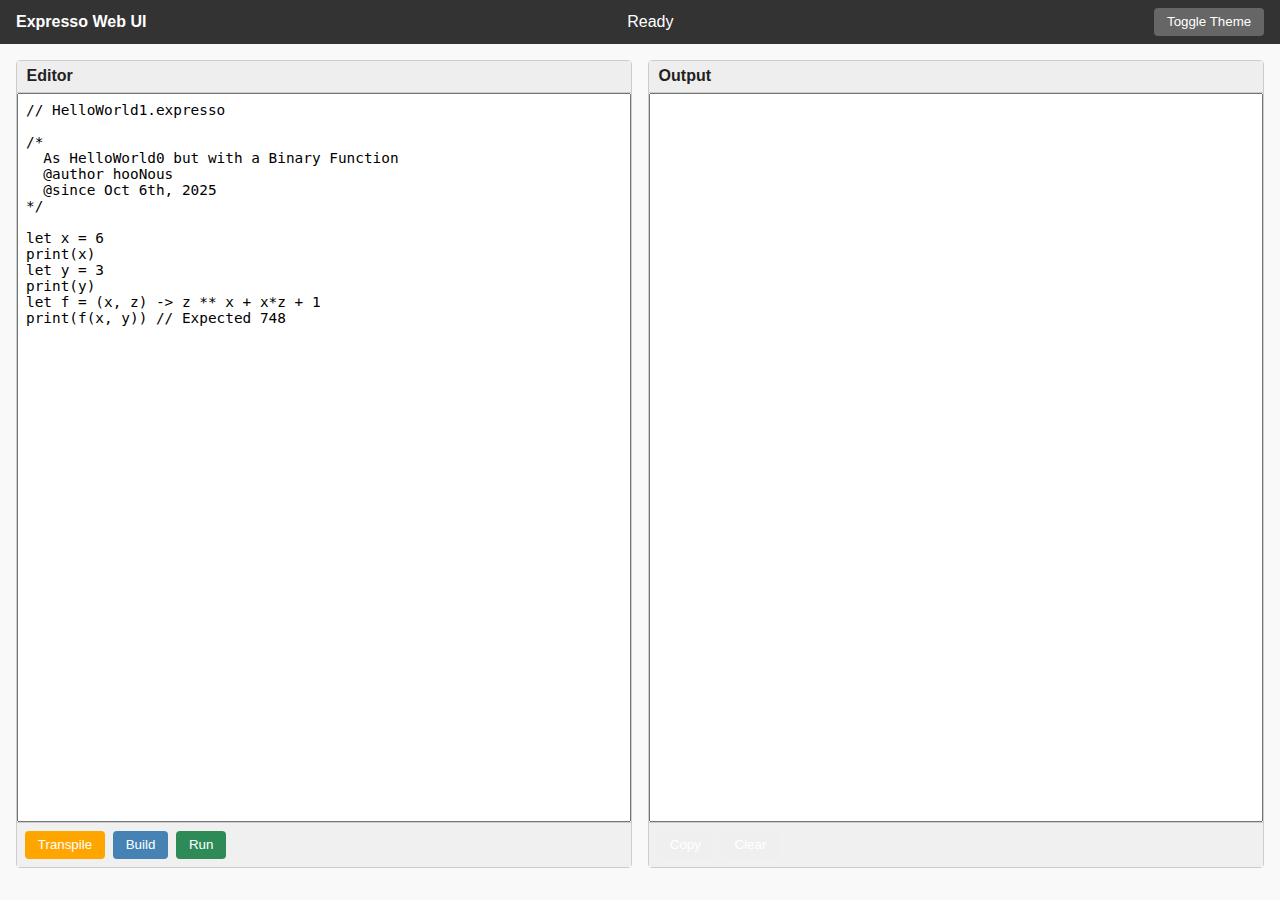
<file: expresso-rest/target/classes/static/index.html>
<!doctype html>
<html lang="en">
<head>
  <meta charset="utf-8" />
  <title>Expresso Web UI</title>
  <meta name="viewport" content="width=device-width, initial-scale=1" />
  <link rel="stylesheet" href="style.css" />
</head>
<body>
  <header>
    <h1>Expresso Web UI</h1>
    <span id="status" class="status">Ready</span>
    <button id="btnTheme">Toggle Theme</button>
  </header>

  <main>
    <div class="panel">
      <header>Editor</header>
      <textarea id="editor">
// HelloWorld1.expresso

/*
  As HelloWorld0 but with a Binary Function
  @author hooNous
  @since Oct 6th, 2025
*/

let x = 6
print(x)
let y = 3
print(y)
let f = (x, z) -> z ** x + x*z + 1
print(f(x, y)) // Expected 748
      </textarea>
      <div class="toolbar">
        <button id="btnTranspile">Transpile</button>
        <button id="btnBuild">Build</button>
        <button id="btnRun">Run</button>
      </div>
    </div>

    <div class="panel">
      <header>Output</header>
        <textarea id="output" readonly></textarea>
      <div class="toolbar">
        <button id="btnCopyOutput">Copy</button>
        <button id="btnClearOutput" class="secondary">Clear</button>
      </div>
    </div>
  </main>

  <script src="index.js"></script>
</body>
</html>
</file>
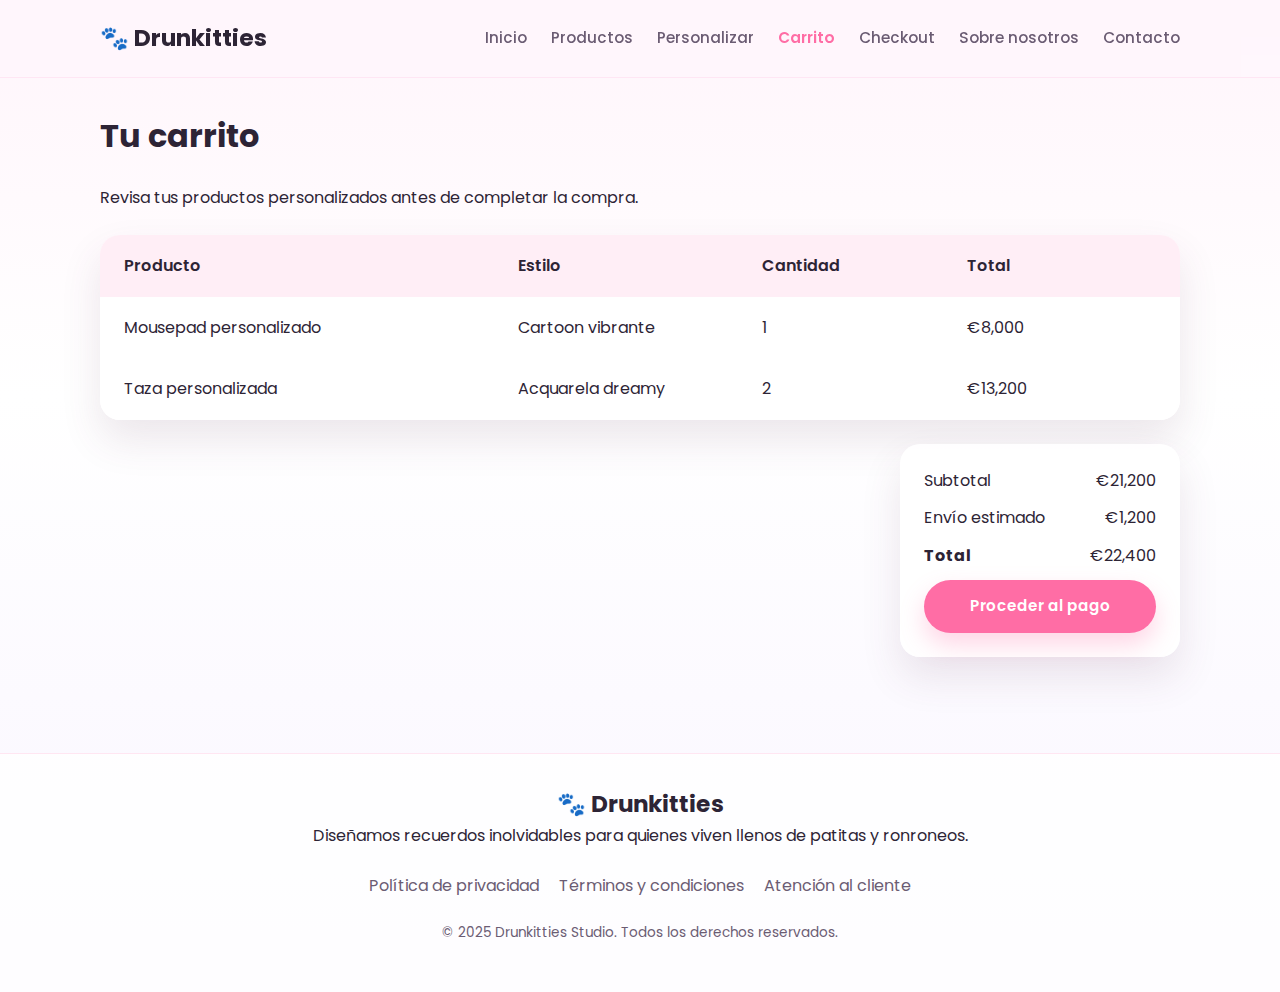
<file: expresso-rest/src/main/resources/static/carrito.html>
<!doctype html>
<html lang="es">
<head>
  <meta charset="utf-8" />
  <meta name="viewport" content="width=device-width, initial-scale=1" />
  <title>Carrito de compras · Drunkitties Studio</title>
  <link rel="preconnect" href="https://fonts.googleapis.com">
  <link rel="preconnect" href="https://fonts.gstatic.com" crossorigin>
  <link href="https://fonts.googleapis.com/css2?family=Poppins:wght@400;500;600;700&display=swap" rel="stylesheet">
  <link rel="stylesheet" href="style.css">
</head>
<body data-page="carrito">
  <header class="site-header">
    <div class="container header-inner">
      <a class="logo" href="index.html">🐾 Drunkitties</a>
      <button class="nav-toggle" id="navToggle" aria-expanded="false" aria-controls="siteNav">
        <span class="sr-only">Abrir menú</span>
        <span></span>
        <span></span>
        <span></span>
      </button>
      <nav class="site-nav" id="siteNav">
        <a href="index.html" data-nav="home">Inicio</a>
        <a href="productos.html" data-nav="productos">Productos</a>
        <a href="personalizar.html" data-nav="personalizar">Personalizar</a>
        <a href="carrito.html" data-nav="carrito">Carrito</a>
        <a href="checkout.html" data-nav="checkout">Checkout</a>
        <a href="sobre-nosotros.html" data-nav="sobre-nosotros">Sobre nosotros</a>
        <a href="contacto.html" data-nav="contacto">Contacto</a>
      </nav>
    </div>
  </header>

  <main class="page">
    <section class="container cart">
      <h1>Tu carrito</h1>
      <p class="intro">Revisa tus productos personalizados antes de completar la compra.</p>

      <div class="cart-table">
        <div class="cart-row cart-header">
          <span>Producto</span>
          <span>Estilo</span>
          <span>Cantidad</span>
          <span>Total</span>
        </div>
        <div class="cart-row">
          <span>Mousepad personalizado</span>
          <span>Cartoon vibrante</span>
          <span>1</span>
          <span>€8,000</span>
        </div>
        <div class="cart-row">
          <span>Taza personalizada</span>
          <span>Acquarela dreamy</span>
          <span>2</span>
          <span>€13,200</span>
        </div>
      </div>

      <div class="cart-summary">
        <div>
          <p>Subtotal</p>
          <p>€21,200</p>
        </div>
        <div>
          <p>Envío estimado</p>
          <p>€1,200</p>
        </div>
        <div class="cart-total">
          <p>Total</p>
          <p>€22,400</p>
        </div>
        <a class="btn" href="checkout.html">Proceder al pago</a>
      </div>
    </section>
  </main>

  <footer class="site-footer">
    <div class="container footer-inner">
      <div class="footer-brand">
        <a class="logo" href="index.html">🐾 Drunkitties</a>
        <p>Diseñamos recuerdos inolvidables para quienes viven llenos de patitas y ronroneos.</p>
      </div>
      <div class="footer-links">
        <a href="privacidad.html">Política de privacidad</a>
        <a href="terminos.html">Términos y condiciones</a>
        <a href="contacto.html">Atención al cliente</a>
      </div>
      <p class="footer-copy">© 2025 Drunkitties Studio. Todos los derechos reservados.</p>
    </div>
  </footer>

  <script src="index.js"></script>
</body>
</html>
</file>
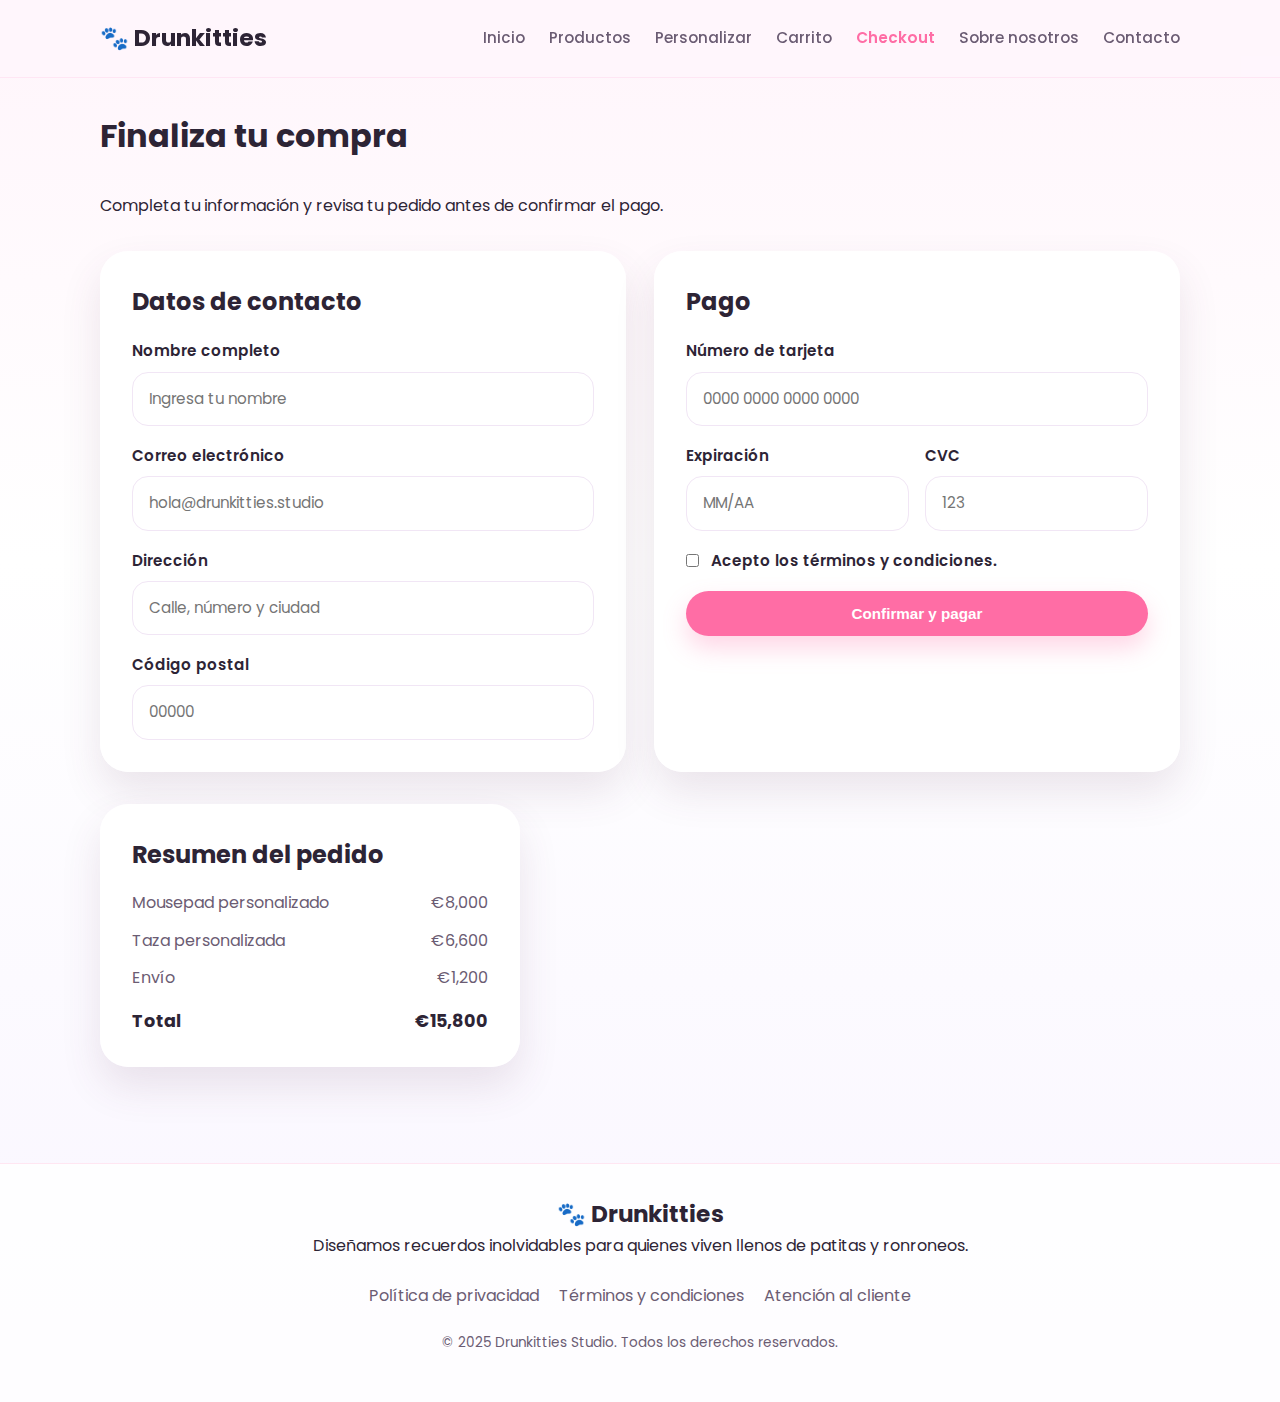
<file: expresso-rest/src/main/resources/static/checkout.html>
<!doctype html>
<html lang="es">
<head>
  <meta charset="utf-8" />
  <meta name="viewport" content="width=device-width, initial-scale=1" />
  <title>Checkout · Drunkitties Studio</title>
  <link rel="preconnect" href="https://fonts.googleapis.com">
  <link rel="preconnect" href="https://fonts.gstatic.com" crossorigin>
  <link href="https://fonts.googleapis.com/css2?family=Poppins:wght@400;500;600;700&display=swap" rel="stylesheet">
  <link rel="stylesheet" href="style.css">
</head>
<body data-page="checkout">
  <header class="site-header">
    <div class="container header-inner">
      <a class="logo" href="index.html">🐾 Drunkitties</a>
      <button class="nav-toggle" id="navToggle" aria-expanded="false" aria-controls="siteNav">
        <span class="sr-only">Abrir menú</span>
        <span></span>
        <span></span>
        <span></span>
      </button>
      <nav class="site-nav" id="siteNav">
        <a href="index.html" data-nav="home">Inicio</a>
        <a href="productos.html" data-nav="productos">Productos</a>
        <a href="personalizar.html" data-nav="personalizar">Personalizar</a>
        <a href="carrito.html" data-nav="carrito">Carrito</a>
        <a href="checkout.html" data-nav="checkout">Checkout</a>
        <a href="sobre-nosotros.html" data-nav="sobre-nosotros">Sobre nosotros</a>
        <a href="contacto.html" data-nav="contacto">Contacto</a>
      </nav>
    </div>
  </header>

  <main class="page">
    <section class="container checkout">
      <h1>Finaliza tu compra</h1>
      <p class="intro">Completa tu información y revisa tu pedido antes de confirmar el pago.</p>

      <form class="checkout-form">
        <div class="form-column">
          <h2>Datos de contacto</h2>
          <label class="input-group">
            <span>Nombre completo</span>
            <input type="text" name="nombre" placeholder="Ingresa tu nombre" required>
          </label>
          <label class="input-group">
            <span>Correo electrónico</span>
            <input type="email" name="correo" placeholder="hola@drunkitties.studio" required>
          </label>
          <label class="input-group">
            <span>Dirección</span>
            <input type="text" name="direccion" placeholder="Calle, número y ciudad" required>
          </label>
          <label class="input-group">
            <span>Código postal</span>
            <input type="text" name="postal" placeholder="00000" required>
          </label>
        </div>

        <div class="form-column">
          <h2>Pago</h2>
          <label class="input-group">
            <span>Número de tarjeta</span>
            <input type="text" name="tarjeta" placeholder="0000 0000 0000 0000" required>
          </label>
          <div class="form-row">
            <label class="input-group">
              <span>Expiración</span>
              <input type="text" name="expiracion" placeholder="MM/AA" required>
            </label>
            <label class="input-group">
              <span>CVC</span>
              <input type="text" name="cvc" placeholder="123" required>
            </label>
          </div>
          <label class="input-group checkbox">
            <input type="checkbox" required>
            <span>Acepto los <a href="terminos.html">términos y condiciones</a>.</span>
          </label>
          <button class="btn" type="submit">Confirmar y pagar</button>
        </div>
      </form>

      <aside class="order-summary">
        <h2>Resumen del pedido</h2>
        <ul>
          <li>
            <span>Mousepad personalizado</span>
            <span>€8,000</span>
          </li>
          <li>
            <span>Taza personalizada</span>
            <span>€6,600</span>
          </li>
          <li>
            <span>Envío</span>
            <span>€1,200</span>
          </li>
        </ul>
        <div class="order-total">
          <span>Total</span>
          <span>€15,800</span>
        </div>
      </aside>
    </section>
  </main>

  <footer class="site-footer">
    <div class="container footer-inner">
      <div class="footer-brand">
        <a class="logo" href="index.html">🐾 Drunkitties</a>
        <p>Diseñamos recuerdos inolvidables para quienes viven llenos de patitas y ronroneos.</p>
      </div>
      <div class="footer-links">
        <a href="privacidad.html">Política de privacidad</a>
        <a href="terminos.html">Términos y condiciones</a>
        <a href="contacto.html">Atención al cliente</a>
      </div>
      <p class="footer-copy">© 2025 Drunkitties Studio. Todos los derechos reservados.</p>
    </div>
  </footer>

  <script src="index.js"></script>
</body>
</html>
</file>
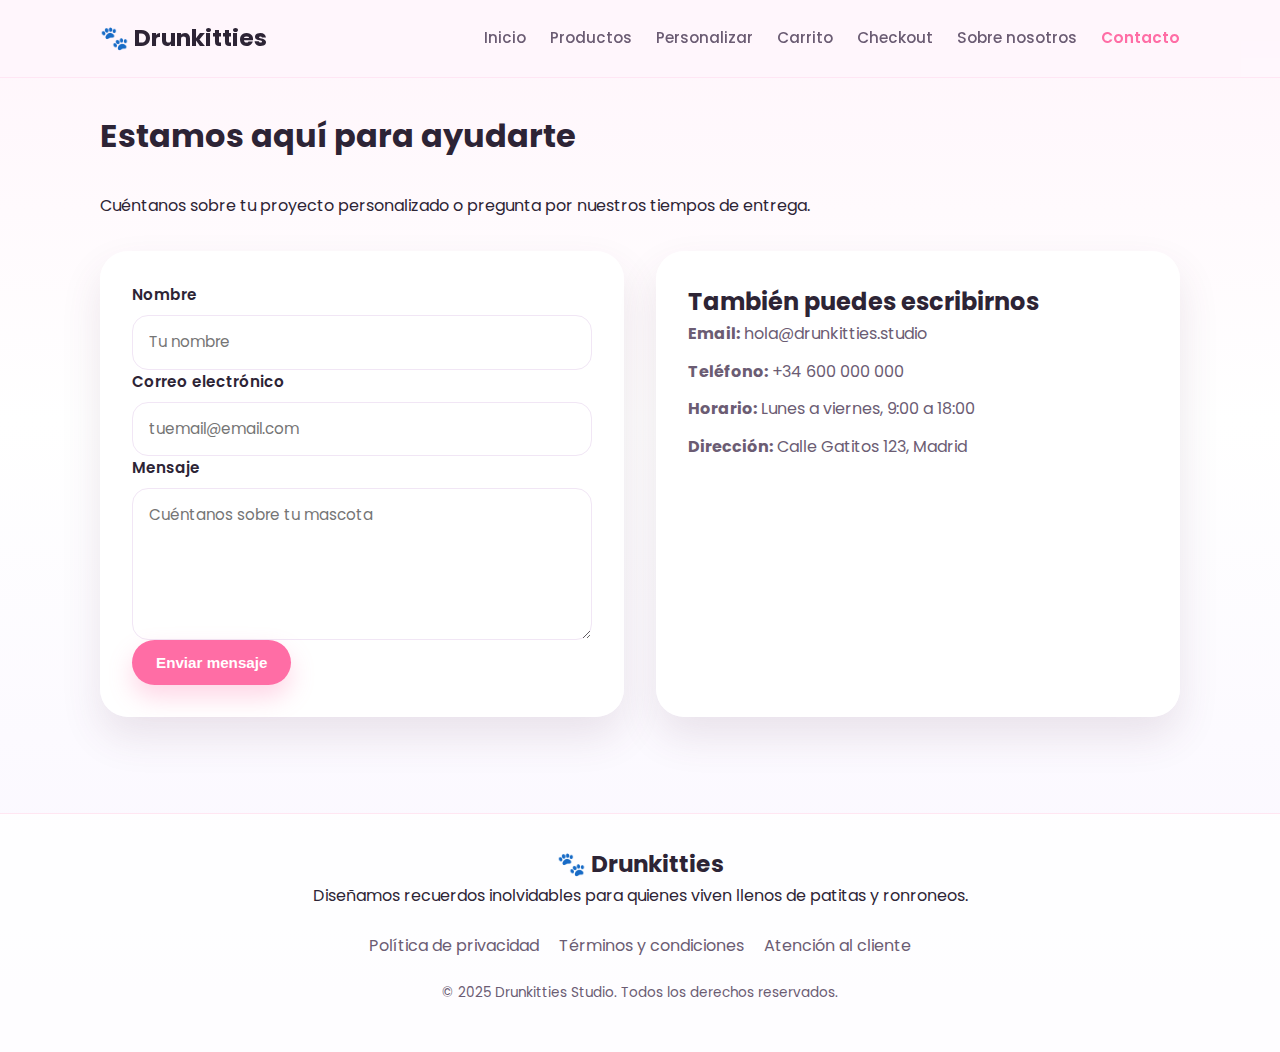
<file: expresso-rest/src/main/resources/static/contacto.html>
<!doctype html>
<html lang="es">
<head>
  <meta charset="utf-8" />
  <meta name="viewport" content="width=device-width, initial-scale=1" />
  <title>Contacto · Drunkitties Studio</title>
  <link rel="preconnect" href="https://fonts.googleapis.com">
  <link rel="preconnect" href="https://fonts.gstatic.com" crossorigin>
  <link href="https://fonts.googleapis.com/css2?family=Poppins:wght@400;500;600;700&display=swap" rel="stylesheet">
  <link rel="stylesheet" href="style.css">
</head>
<body data-page="contacto">
  <header class="site-header">
    <div class="container header-inner">
      <a class="logo" href="index.html">🐾 Drunkitties</a>
      <button class="nav-toggle" id="navToggle" aria-expanded="false" aria-controls="siteNav">
        <span class="sr-only">Abrir menú</span>
        <span></span>
        <span></span>
        <span></span>
      </button>
      <nav class="site-nav" id="siteNav">
        <a href="index.html" data-nav="home">Inicio</a>
        <a href="productos.html" data-nav="productos">Productos</a>
        <a href="personalizar.html" data-nav="personalizar">Personalizar</a>
        <a href="carrito.html" data-nav="carrito">Carrito</a>
        <a href="checkout.html" data-nav="checkout">Checkout</a>
        <a href="sobre-nosotros.html" data-nav="sobre-nosotros">Sobre nosotros</a>
        <a href="contacto.html" data-nav="contacto">Contacto</a>
      </nav>
    </div>
  </header>

  <main class="page">
    <section class="container contact">
      <h1>Estamos aquí para ayudarte</h1>
      <p class="intro">Cuéntanos sobre tu proyecto personalizado o pregunta por nuestros tiempos de entrega.</p>

      <div class="contact-content">
        <form class="contact-form">
          <label class="input-group">
            <span>Nombre</span>
            <input type="text" name="nombre" placeholder="Tu nombre" required>
          </label>
          <label class="input-group">
            <span>Correo electrónico</span>
            <input type="email" name="correo" placeholder="tuemail@email.com" required>
          </label>
          <label class="input-group">
            <span>Mensaje</span>
            <textarea name="mensaje" rows="5" placeholder="Cuéntanos sobre tu mascota"></textarea>
          </label>
          <button class="btn" type="submit">Enviar mensaje</button>
        </form>

        <aside class="contact-details">
          <h2>También puedes escribirnos</h2>
          <ul>
            <li><strong>Email:</strong> hola@drunkitties.studio</li>
            <li><strong>Teléfono:</strong> +34 600 000 000</li>
            <li><strong>Horario:</strong> Lunes a viernes, 9:00 a 18:00</li>
            <li><strong>Dirección:</strong> Calle Gatitos 123, Madrid</li>
          </ul>
        </aside>
      </div>
    </section>
  </main>

  <footer class="site-footer">
    <div class="container footer-inner">
      <div class="footer-brand">
        <a class="logo" href="index.html">🐾 Drunkitties</a>
        <p>Diseñamos recuerdos inolvidables para quienes viven llenos de patitas y ronroneos.</p>
      </div>
      <div class="footer-links">
        <a href="privacidad.html">Política de privacidad</a>
        <a href="terminos.html">Términos y condiciones</a>
        <a href="contacto.html">Atención al cliente</a>
      </div>
      <p class="footer-copy">© 2025 Drunkitties Studio. Todos los derechos reservados.</p>
    </div>
  </footer>

  <script src="index.js"></script>
</body>
</html>
</file>
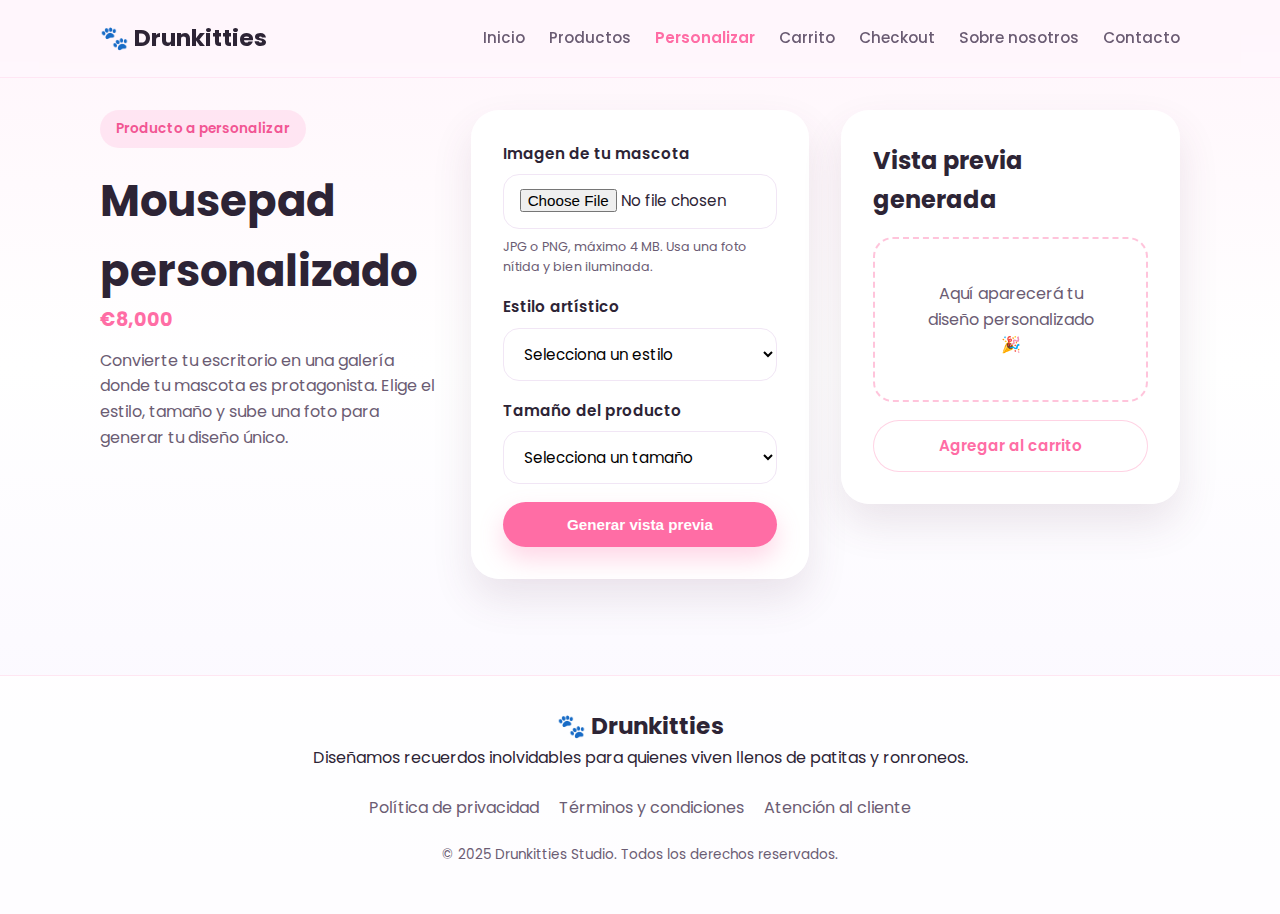
<file: expresso-rest/src/main/resources/static/personalizar.html>
<!doctype html>
<html lang="es">
<head>
  <meta charset="utf-8" />
  <meta name="viewport" content="width=device-width, initial-scale=1" />
  <title>Personaliza tu producto · Drunkitties Studio</title>
  <link rel="preconnect" href="https://fonts.googleapis.com">
  <link rel="preconnect" href="https://fonts.gstatic.com" crossorigin>
  <link href="https://fonts.googleapis.com/css2?family=Poppins:wght@400;500;600;700&display=swap" rel="stylesheet">
  <link rel="stylesheet" href="style.css">
</head>
<body data-page="personalizar">
  <header class="site-header">
    <div class="container header-inner">
      <a class="logo" href="index.html">🐾 Drunkitties</a>
      <button class="nav-toggle" id="navToggle" aria-expanded="false" aria-controls="siteNav">
        <span class="sr-only">Abrir menú</span>
        <span></span>
        <span></span>
        <span></span>
      </button>
      <nav class="site-nav" id="siteNav">
        <a href="index.html" data-nav="home">Inicio</a>
        <a href="productos.html" data-nav="productos">Productos</a>
        <a href="personalizar.html" data-nav="personalizar">Personalizar</a>
        <a href="carrito.html" data-nav="carrito">Carrito</a>
        <a href="checkout.html" data-nav="checkout">Checkout</a>
        <a href="sobre-nosotros.html" data-nav="sobre-nosotros">Sobre nosotros</a>
        <a href="contacto.html" data-nav="contacto">Contacto</a>
      </nav>
    </div>
  </header>

  <main class="page">
    <section class="container customize-layout">
      <div class="customize-header">
        <span class="tag">Producto a personalizar</span>
        <h1>Mousepad personalizado</h1>
        <p class="price">€8,000</p>
        <p class="description">Convierte tu escritorio en una galería donde tu mascota es protagonista. Elige el estilo, tamaño y sube una foto para generar tu diseño único.</p>
      </div>

      <form class="customize-form">
        <label class="input-group">
          <span>Imagen de tu mascota</span>
          <input type="file" name="mascota" accept="image/png,image/jpeg" />
          <small>JPG o PNG, máximo 4 MB. Usa una foto nítida y bien iluminada.</small>
        </label>

        <label class="input-group">
          <span>Estilo artístico</span>
          <select name="estilo">
            <option>Selecciona un estilo</option>
            <option>Acquarela dreamy</option>
            <option>Cartoon vibrante</option>
            <option>Minimalista lineal</option>
            <option>Pop art brillante</option>
          </select>
        </label>

        <label class="input-group">
          <span>Tamaño del producto</span>
          <select name="tamano">
            <option>Selecciona un tamaño</option>
            <option>Pequeño (25 x 20 cm)</option>
            <option>Mediano (30 x 24 cm)</option>
            <option>Grande (35 x 28 cm)</option>
          </select>
        </label>

        <button class="btn" type="submit">Generar vista previa</button>
      </form>

      <div class="customize-preview">
        <h2>Vista previa generada</h2>
        <div class="preview-box">
          <p>Aquí aparecerá tu diseño personalizado 🎉</p>
        </div>
        <a class="btn btn-secondary" href="carrito.html">Agregar al carrito</a>
      </div>
    </section>
  </main>

  <footer class="site-footer">
    <div class="container footer-inner">
      <div class="footer-brand">
        <a class="logo" href="index.html">🐾 Drunkitties</a>
        <p>Diseñamos recuerdos inolvidables para quienes viven llenos de patitas y ronroneos.</p>
      </div>
      <div class="footer-links">
        <a href="privacidad.html">Política de privacidad</a>
        <a href="terminos.html">Términos y condiciones</a>
        <a href="contacto.html">Atención al cliente</a>
      </div>
      <p class="footer-copy">© 2025 Drunkitties Studio. Todos los derechos reservados.</p>
    </div>
  </footer>

  <script src="index.js"></script>
</body>
</html>
</file>
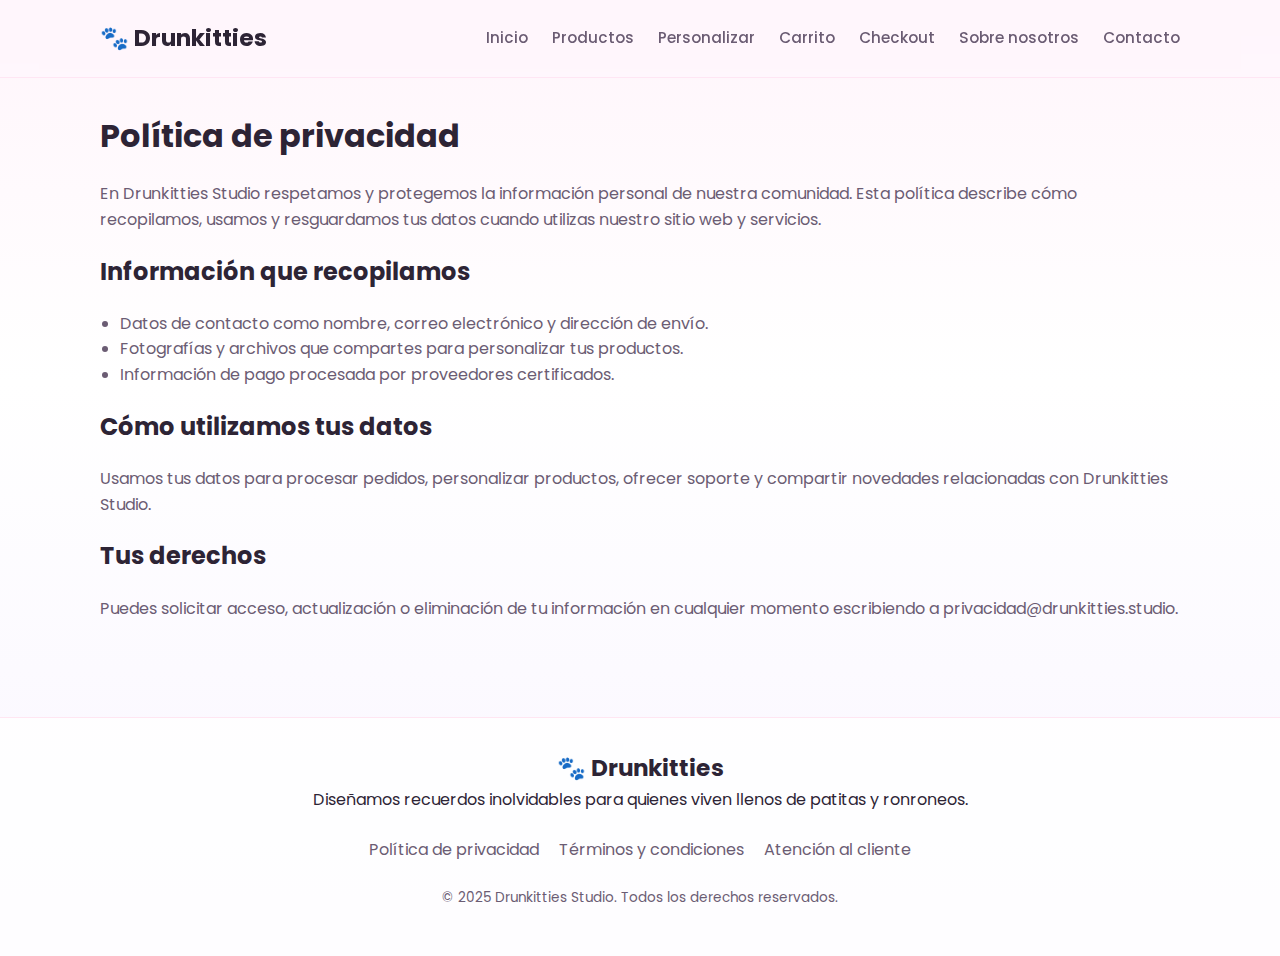
<file: expresso-rest/src/main/resources/static/privacidad.html>
<!doctype html>
<html lang="es">
<head>
  <meta charset="utf-8" />
  <meta name="viewport" content="width=device-width, initial-scale=1" />
  <title>Política de privacidad · Drunkitties Studio</title>
  <link rel="preconnect" href="https://fonts.googleapis.com">
  <link rel="preconnect" href="https://fonts.gstatic.com" crossorigin>
  <link href="https://fonts.googleapis.com/css2?family=Poppins:wght@400;500;600;700&display=swap" rel="stylesheet">
  <link rel="stylesheet" href="style.css">
</head>
<body data-page="privacidad">
  <header class="site-header">
    <div class="container header-inner">
      <a class="logo" href="index.html">🐾 Drunkitties</a>
      <button class="nav-toggle" id="navToggle" aria-expanded="false" aria-controls="siteNav">
        <span class="sr-only">Abrir menú</span>
        <span></span>
        <span></span>
        <span></span>
      </button>
      <nav class="site-nav" id="siteNav">
        <a href="index.html" data-nav="home">Inicio</a>
        <a href="productos.html" data-nav="productos">Productos</a>
        <a href="personalizar.html" data-nav="personalizar">Personalizar</a>
        <a href="carrito.html" data-nav="carrito">Carrito</a>
        <a href="checkout.html" data-nav="checkout">Checkout</a>
        <a href="sobre-nosotros.html" data-nav="sobre-nosotros">Sobre nosotros</a>
        <a href="contacto.html" data-nav="contacto">Contacto</a>
      </nav>
    </div>
  </header>

  <main class="page">
    <section class="container legal">
      <h1>Política de privacidad</h1>
      <p>En Drunkitties Studio respetamos y protegemos la información personal de nuestra comunidad. Esta política describe cómo recopilamos, usamos y resguardamos tus datos cuando utilizas nuestro sitio web y servicios.</p>

      <h2>Información que recopilamos</h2>
      <ul>
        <li>Datos de contacto como nombre, correo electrónico y dirección de envío.</li>
        <li>Fotografías y archivos que compartes para personalizar tus productos.</li>
        <li>Información de pago procesada por proveedores certificados.</li>
      </ul>

      <h2>Cómo utilizamos tus datos</h2>
      <p>Usamos tus datos para procesar pedidos, personalizar productos, ofrecer soporte y compartir novedades relacionadas con Drunkitties Studio.</p>

      <h2>Tus derechos</h2>
      <p>Puedes solicitar acceso, actualización o eliminación de tu información en cualquier momento escribiendo a <a href="mailto:privacidad@drunkitties.studio">privacidad@drunkitties.studio</a>.</p>
    </section>
  </main>

  <footer class="site-footer">
    <div class="container footer-inner">
      <div class="footer-brand">
        <a class="logo" href="index.html">🐾 Drunkitties</a>
        <p>Diseñamos recuerdos inolvidables para quienes viven llenos de patitas y ronroneos.</p>
      </div>
      <div class="footer-links">
        <a href="privacidad.html">Política de privacidad</a>
        <a href="terminos.html">Términos y condiciones</a>
        <a href="contacto.html">Atención al cliente</a>
      </div>
      <p class="footer-copy">© 2025 Drunkitties Studio. Todos los derechos reservados.</p>
    </div>
  </footer>

  <script src="index.js"></script>
</body>
</html>
</file>
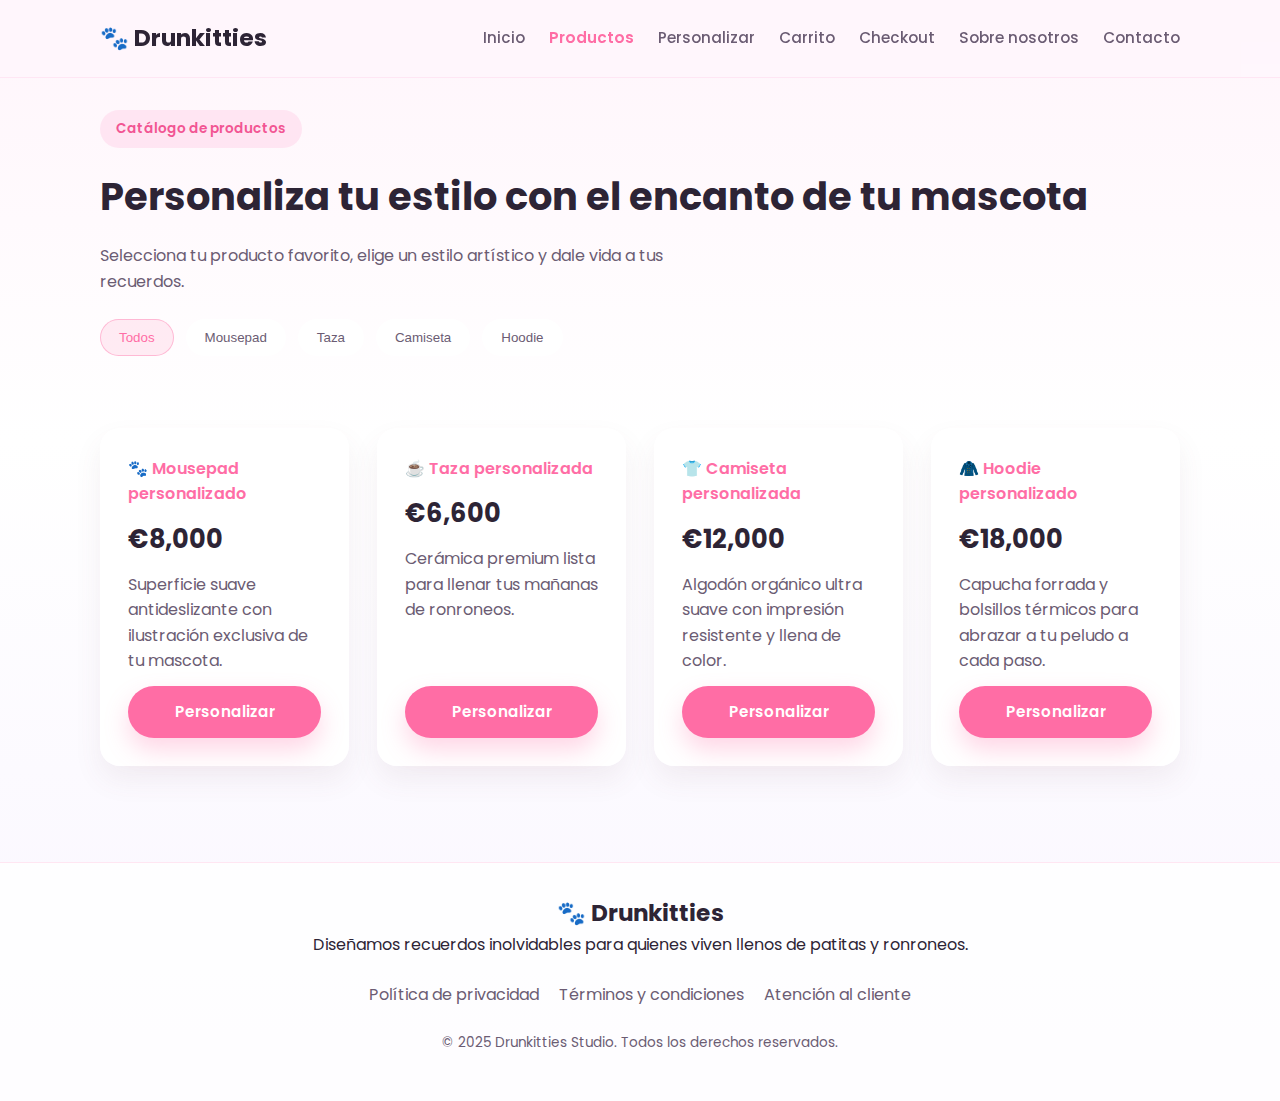
<file: expresso-rest/src/main/resources/static/productos.html>
<!doctype html>
<html lang="es">
<head>
  <meta charset="utf-8" />
  <meta name="viewport" content="width=device-width, initial-scale=1" />
  <title>Catálogo de productos · Drunkitties Studio</title>
  <link rel="preconnect" href="https://fonts.googleapis.com">
  <link rel="preconnect" href="https://fonts.gstatic.com" crossorigin>
  <link href="https://fonts.googleapis.com/css2?family=Poppins:wght@400;500;600;700&display=swap" rel="stylesheet">
  <link rel="stylesheet" href="style.css">
</head>
<body data-page="productos">
  <header class="site-header">
    <div class="container header-inner">
      <a class="logo" href="index.html">🐾 Drunkitties</a>
      <button class="nav-toggle" id="navToggle" aria-expanded="false" aria-controls="siteNav">
        <span class="sr-only">Abrir menú</span>
        <span></span>
        <span></span>
        <span></span>
      </button>
      <nav class="site-nav" id="siteNav">
        <a href="index.html" data-nav="home">Inicio</a>
        <a href="productos.html" data-nav="productos">Productos</a>
        <a href="personalizar.html" data-nav="personalizar">Personalizar</a>
        <a href="carrito.html" data-nav="carrito">Carrito</a>
        <a href="checkout.html" data-nav="checkout">Checkout</a>
        <a href="sobre-nosotros.html" data-nav="sobre-nosotros">Sobre nosotros</a>
        <a href="contacto.html" data-nav="contacto">Contacto</a>
      </nav>
    </div>
  </header>

  <main class="page">
    <section class="page-heading container">
      <span class="tag">Catálogo de productos</span>
      <h1>Personaliza tu estilo con el encanto de tu mascota</h1>
      <p>Selecciona tu producto favorito, elige un estilo artístico y dale vida a tus recuerdos.</p>
      <div class="pill-group">
        <button class="pill pill-active">Todos</button>
        <button class="pill">Mousepad</button>
        <button class="pill">Taza</button>
        <button class="pill">Camiseta</button>
        <button class="pill">Hoodie</button>
      </div>
    </section>

    <section class="container product-grid">
      <article class="product-card">
        <span class="product-tag">🐾 Mousepad personalizado</span>
        <h2>€8,000</h2>
        <p>Superficie suave antideslizante con ilustración exclusiva de tu mascota.</p>
        <a class="btn" href="personalizar.html">Personalizar</a>
      </article>
      <article class="product-card">
        <span class="product-tag">☕ Taza personalizada</span>
        <h2>€6,600</h2>
        <p>Cerámica premium lista para llenar tus mañanas de ronroneos.</p>
        <a class="btn" href="personalizar.html">Personalizar</a>
      </article>
      <article class="product-card">
        <span class="product-tag">👕 Camiseta personalizada</span>
        <h2>€12,000</h2>
        <p>Algodón orgánico ultra suave con impresión resistente y llena de color.</p>
        <a class="btn" href="personalizar.html">Personalizar</a>
      </article>
      <article class="product-card">
        <span class="product-tag">🧥 Hoodie personalizado</span>
        <h2>€18,000</h2>
        <p>Capucha forrada y bolsillos térmicos para abrazar a tu peludo a cada paso.</p>
        <a class="btn" href="personalizar.html">Personalizar</a>
      </article>
    </section>
  </main>

  <footer class="site-footer">
    <div class="container footer-inner">
      <div class="footer-brand">
        <a class="logo" href="index.html">🐾 Drunkitties</a>
        <p>Diseñamos recuerdos inolvidables para quienes viven llenos de patitas y ronroneos.</p>
      </div>
      <div class="footer-links">
        <a href="privacidad.html">Política de privacidad</a>
        <a href="terminos.html">Términos y condiciones</a>
        <a href="contacto.html">Atención al cliente</a>
      </div>
      <p class="footer-copy">© 2025 Drunkitties Studio. Todos los derechos reservados.</p>
    </div>
  </footer>

  <script src="index.js"></script>
</body>
</html>
</file>
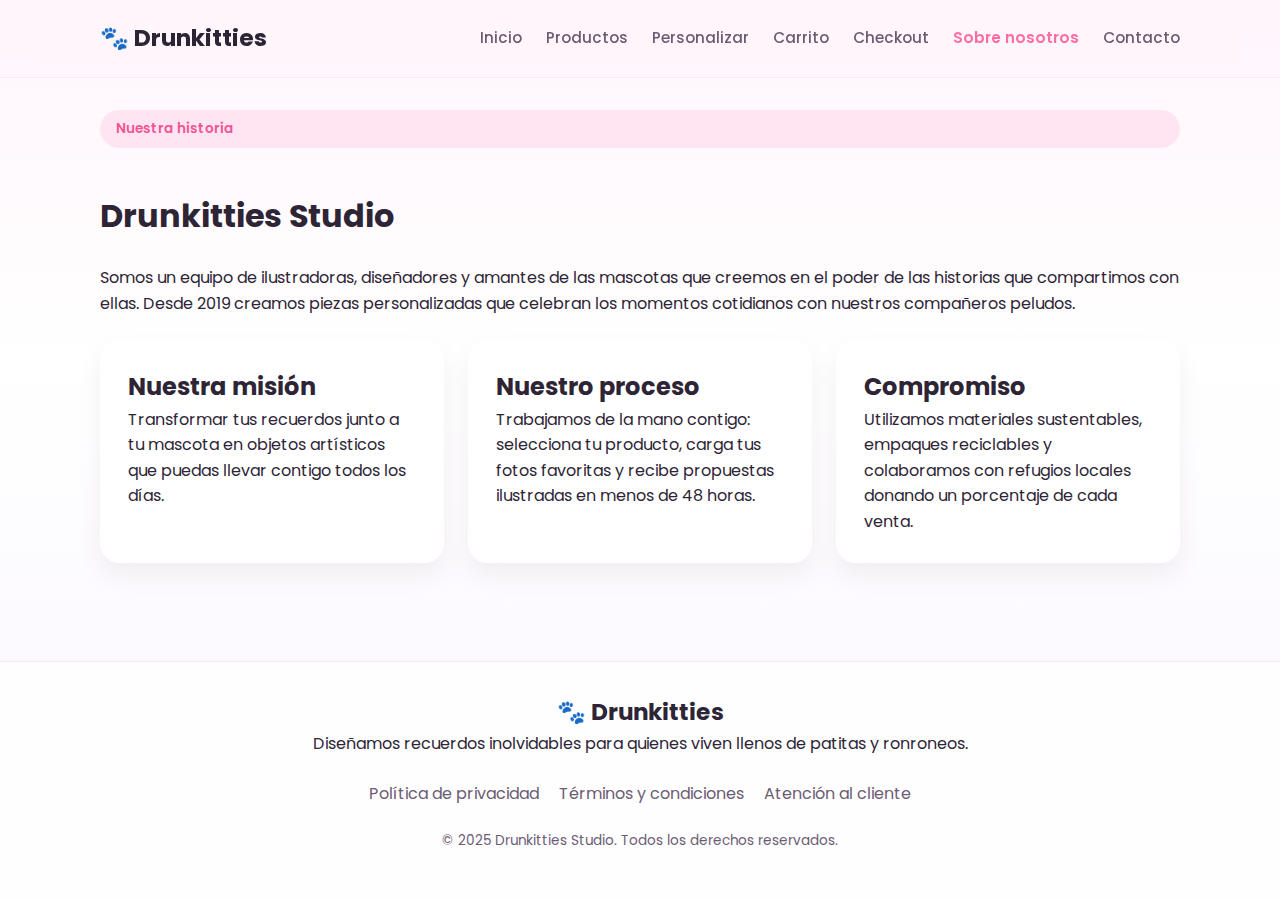
<file: expresso-rest/src/main/resources/static/sobre-nosotros.html>
<!doctype html>
<html lang="es">
<head>
  <meta charset="utf-8" />
  <meta name="viewport" content="width=device-width, initial-scale=1" />
  <title>Sobre nosotros · Drunkitties Studio</title>
  <link rel="preconnect" href="https://fonts.googleapis.com">
  <link rel="preconnect" href="https://fonts.gstatic.com" crossorigin>
  <link href="https://fonts.googleapis.com/css2?family=Poppins:wght@400;500;600;700&display=swap" rel="stylesheet">
  <link rel="stylesheet" href="style.css">
</head>
<body data-page="sobre-nosotros">
  <header class="site-header">
    <div class="container header-inner">
      <a class="logo" href="index.html">🐾 Drunkitties</a>
      <button class="nav-toggle" id="navToggle" aria-expanded="false" aria-controls="siteNav">
        <span class="sr-only">Abrir menú</span>
        <span></span>
        <span></span>
        <span></span>
      </button>
      <nav class="site-nav" id="siteNav">
        <a href="index.html" data-nav="home">Inicio</a>
        <a href="productos.html" data-nav="productos">Productos</a>
        <a href="personalizar.html" data-nav="personalizar">Personalizar</a>
        <a href="carrito.html" data-nav="carrito">Carrito</a>
        <a href="checkout.html" data-nav="checkout">Checkout</a>
        <a href="sobre-nosotros.html" data-nav="sobre-nosotros">Sobre nosotros</a>
        <a href="contacto.html" data-nav="contacto">Contacto</a>
      </nav>
    </div>
  </header>

  <main class="page">
    <section class="container about">
      <span class="tag">Nuestra historia</span>
      <h1>Drunkitties Studio</h1>
      <p>Somos un equipo de ilustradoras, diseñadores y amantes de las mascotas que creemos en el poder de las historias que compartimos con ellas. Desde 2019 creamos piezas personalizadas que celebran los momentos cotidianos con nuestros compañeros peludos.</p>

      <div class="about-grid">
        <article>
          <h2>Nuestra misión</h2>
          <p>Transformar tus recuerdos junto a tu mascota en objetos artísticos que puedas llevar contigo todos los días.</p>
        </article>
        <article>
          <h2>Nuestro proceso</h2>
          <p>Trabajamos de la mano contigo: selecciona tu producto, carga tus fotos favoritas y recibe propuestas ilustradas en menos de 48 horas.</p>
        </article>
        <article>
          <h2>Compromiso</h2>
          <p>Utilizamos materiales sustentables, empaques reciclables y colaboramos con refugios locales donando un porcentaje de cada venta.</p>
        </article>
      </div>
    </section>
  </main>

  <footer class="site-footer">
    <div class="container footer-inner">
      <div class="footer-brand">
        <a class="logo" href="index.html">🐾 Drunkitties</a>
        <p>Diseñamos recuerdos inolvidables para quienes viven llenos de patitas y ronroneos.</p>
      </div>
      <div class="footer-links">
        <a href="privacidad.html">Política de privacidad</a>
        <a href="terminos.html">Términos y condiciones</a>
        <a href="contacto.html">Atención al cliente</a>
      </div>
      <p class="footer-copy">© 2025 Drunkitties Studio. Todos los derechos reservados.</p>
    </div>
  </footer>

  <script src="index.js"></script>
</body>
</html>
</file>
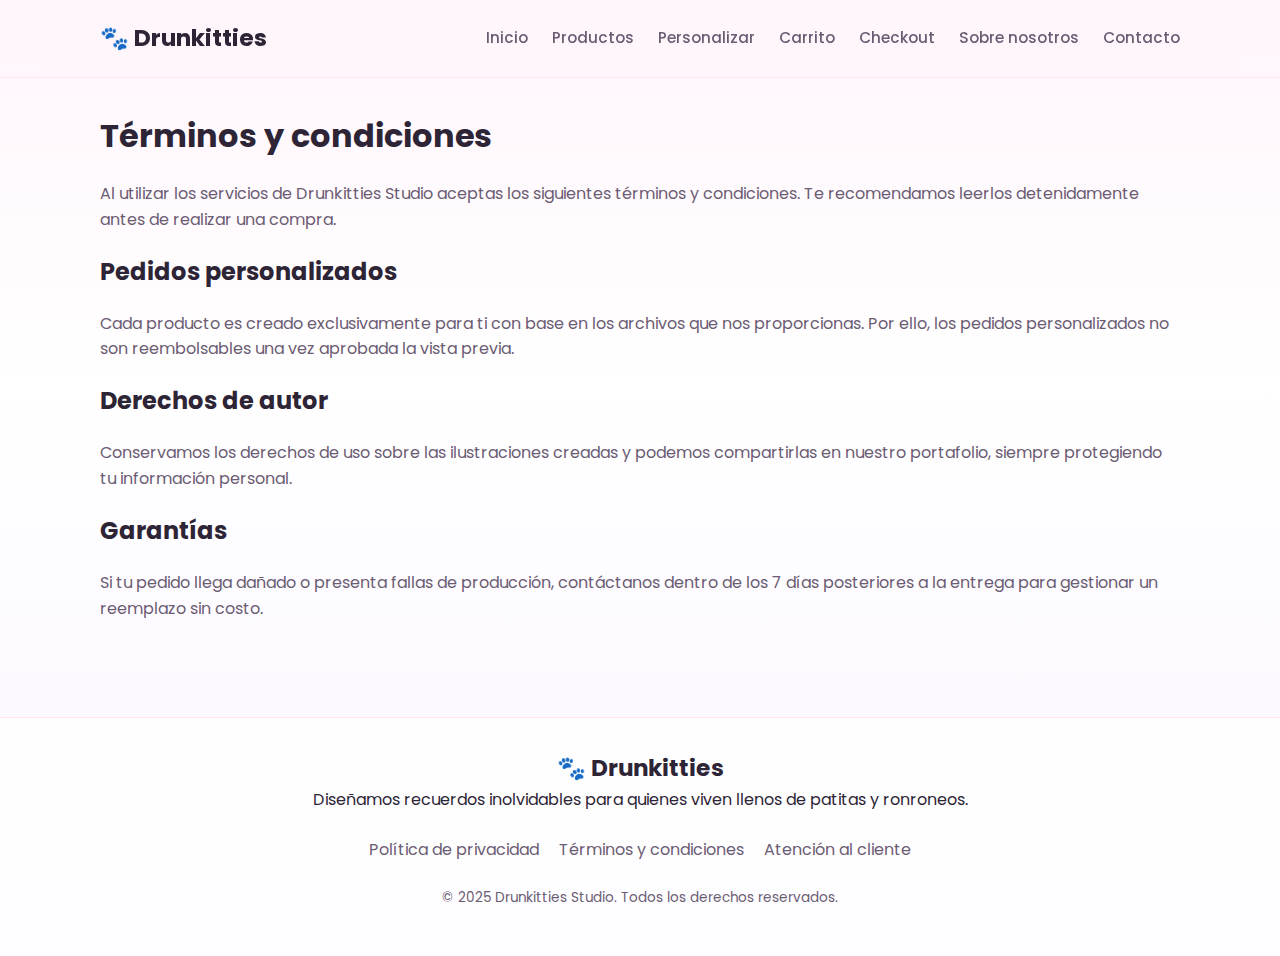
<file: expresso-rest/src/main/resources/static/terminos.html>
<!doctype html>
<html lang="es">
<head>
  <meta charset="utf-8" />
  <meta name="viewport" content="width=device-width, initial-scale=1" />
  <title>Términos y condiciones · Drunkitties Studio</title>
  <link rel="preconnect" href="https://fonts.googleapis.com">
  <link rel="preconnect" href="https://fonts.gstatic.com" crossorigin>
  <link href="https://fonts.googleapis.com/css2?family=Poppins:wght@400;500;600;700&display=swap" rel="stylesheet">
  <link rel="stylesheet" href="style.css">
</head>
<body data-page="terminos">
  <header class="site-header">
    <div class="container header-inner">
      <a class="logo" href="index.html">🐾 Drunkitties</a>
      <button class="nav-toggle" id="navToggle" aria-expanded="false" aria-controls="siteNav">
        <span class="sr-only">Abrir menú</span>
        <span></span>
        <span></span>
        <span></span>
      </button>
      <nav class="site-nav" id="siteNav">
        <a href="index.html" data-nav="home">Inicio</a>
        <a href="productos.html" data-nav="productos">Productos</a>
        <a href="personalizar.html" data-nav="personalizar">Personalizar</a>
        <a href="carrito.html" data-nav="carrito">Carrito</a>
        <a href="checkout.html" data-nav="checkout">Checkout</a>
        <a href="sobre-nosotros.html" data-nav="sobre-nosotros">Sobre nosotros</a>
        <a href="contacto.html" data-nav="contacto">Contacto</a>
      </nav>
    </div>
  </header>

  <main class="page">
    <section class="container legal">
      <h1>Términos y condiciones</h1>
      <p>Al utilizar los servicios de Drunkitties Studio aceptas los siguientes términos y condiciones. Te recomendamos leerlos detenidamente antes de realizar una compra.</p>

      <h2>Pedidos personalizados</h2>
      <p>Cada producto es creado exclusivamente para ti con base en los archivos que nos proporcionas. Por ello, los pedidos personalizados no son reembolsables una vez aprobada la vista previa.</p>

      <h2>Derechos de autor</h2>
      <p>Conservamos los derechos de uso sobre las ilustraciones creadas y podemos compartirlas en nuestro portafolio, siempre protegiendo tu información personal.</p>

      <h2>Garantías</h2>
      <p>Si tu pedido llega dañado o presenta fallas de producción, contáctanos dentro de los 7 días posteriores a la entrega para gestionar un reemplazo sin costo.</p>
    </section>
  </main>

  <footer class="site-footer">
    <div class="container footer-inner">
      <div class="footer-brand">
        <a class="logo" href="index.html">🐾 Drunkitties</a>
        <p>Diseñamos recuerdos inolvidables para quienes viven llenos de patitas y ronroneos.</p>
      </div>
      <div class="footer-links">
        <a href="privacidad.html">Política de privacidad</a>
        <a href="terminos.html">Términos y condiciones</a>
        <a href="contacto.html">Atención al cliente</a>
      </div>
      <p class="footer-copy">© 2025 Drunkitties Studio. Todos los derechos reservados.</p>
    </div>
  </footer>

  <script src="index.js"></script>
</body>
</html>
</file>
<file: expresso-rest/target/classes/static/style.css>
body { font-family: sans-serif; margin: 0; background: #f9f9f9; color: #222; transition: background 0.3s, color 0.3s; }
body.dark { background: #1e1e1e; color: #eee; }

header { background: #333; color: #fff; padding: .5rem 1rem; display: flex; align-items: center; justify-content: space-between; }
header h1 { margin: 0; font-size: 1rem; }

main { display: flex; flex-direction: row; gap: 1rem; padding: 1rem; height: calc(100vh - 60px); box-sizing: border-box; }

textarea { flex: 1; padding: .5rem; font-family: monospace; font-size: .9rem; resize: none; transition: background 0.3s, color 0.3s; }
body.dark textarea { background: #2a2a2a; color: #eee; }

.panel { flex: 1; display: flex; flex-direction: column; border: 1px solid #ccc; border-radius: 4px; transition: background 0.3s, color 0.3s, border 0.3s; }
body.dark .panel { border-color: #555; }

.panel header { background: #eee; color: #222; padding: .4rem .6rem; font-weight: bold; border-bottom: 1px solid #ccc; transition: background 0.3s, color 0.3s; }
body.dark .panel header { background: #444; color: #eee; border-color: #555; }

.panel .content { flex: 1; padding: .5rem; overflow: auto; white-space: pre-wrap; background: #fff; transition: background 0.3s, color 0.3s; }
body.dark .panel .content { background: #1e1e1e; color: #eee; }

.toolbar { padding: .5rem; border-top: 1px solid #ccc; background: #f0f0f0; display: flex; gap: .5rem; transition: background 0.3s, border 0.3s; }
body.dark .toolbar { background: #2a2a2a; border-color: #555; }

button { padding: .4rem .8rem; cursor: pointer; border: none; border-radius: 4px; color: #fff; }
#btnTranspile { background: orange; }
#btnBuild { background: steelblue; }
#btnRun { background: seagreen; }
#btnTheme { background: #666; }
#btnCopy { background: #555; color: yellow; }
</file>
<file: expresso-rest/src/main/resources/static/style.css>
:root {
  --bg-gradient: linear-gradient(180deg, #fff5fb 0%, #ffffff 40%, #f9f5ff 100%);
  --card-gradient: linear-gradient(180deg, rgba(255, 247, 254, 0.9), #ffffff);
  --primary: #ff6da5;
  --primary-dark: #f25593;
  --secondary: #ffe3f3;
  --text-main: #2d2435;
  --text-muted: #6b5c73;
  --border: #f1e6f5;
  --shadow: 0 20px 40px rgba(102, 57, 91, 0.12);
  --radius-lg: 28px;
  --radius-md: 20px;
  --radius-sm: 14px;
}

* {
  box-sizing: border-box;
  margin: 0;
  padding: 0;
}

body {
  font-family: 'Poppins', 'Segoe UI', sans-serif;
  background: var(--bg-gradient);
  color: var(--text-main);
  min-height: 100vh;
  display: flex;
  flex-direction: column;
  line-height: 1.6;
}

a {
  color: inherit;
  text-decoration: none;
}

.sr-only {
  position: absolute;
  width: 1px;
  height: 1px;
  padding: 0;
  margin: -1px;
  overflow: hidden;
  clip: rect(0, 0, 0, 0);
  white-space: nowrap;
  border: 0;
}

.container {
  width: min(1080px, 92%);
  margin: 0 auto;
}

.site-header {
  position: sticky;
  top: 0;
  z-index: 10;
  backdrop-filter: blur(18px);
  background: rgba(255, 246, 252, 0.8);
  border-bottom: 1px solid rgba(255, 206, 230, 0.4);
}

.header-inner {
  display: flex;
  align-items: center;
  justify-content: space-between;
  padding: 20px 0;
  gap: 16px;
}

.logo {
  font-weight: 700;
  font-size: 1.45rem;
  color: var(--text-main);
}

.nav-toggle {
  display: none;
  flex-direction: column;
  justify-content: center;
  gap: 5px;
  background: none;
  border: none;
  cursor: pointer;
  padding: 8px;
}

.nav-toggle span {
  display: block;
  width: 24px;
  height: 2px;
  background: var(--text-main);
  border-radius: 999px;
}

.site-nav {
  display: flex;
  align-items: center;
  gap: 24px;
  font-size: 0.95rem;
}

.site-nav a {
  color: var(--text-muted);
  font-weight: 500;
  transition: color 0.2s ease, transform 0.2s ease;
}

.site-nav a:hover {
  color: var(--text-main);
  transform: translateY(-1px);
}

.site-nav a.is-active {
  color: var(--primary);
  font-weight: 600;
}

.page {
  flex: 1;
  display: flex;
  flex-direction: column;
  gap: 72px;
  padding: 32px 0 96px;
}

.hero {
  display: grid;
  grid-template-columns: repeat(2, minmax(0, 1fr));
  gap: 48px;
  align-items: center;
}

.hero-text h1 {
  font-size: clamp(2.2rem, 4vw, 3.2rem);
  line-height: 1.15;
  margin-bottom: 18px;
}

.hero-text p {
  color: var(--text-muted);
  margin-bottom: 28px;
  max-width: 520px;
}

.tag {
  display: inline-flex;
  align-items: center;
  padding: 8px 16px;
  border-radius: 999px;
  background: rgba(255, 221, 238, 0.7);
  color: var(--primary-dark);
  font-weight: 600;
  font-size: 0.85rem;
  margin-bottom: 18px;
}

.btn {
  display: inline-flex;
  align-items: center;
  justify-content: center;
  gap: 8px;
  padding: 14px 24px;
  border-radius: 999px;
  border: none;
  font-size: 0.95rem;
  font-weight: 600;
  color: #ffffff;
  background: var(--primary);
  box-shadow: 0 12px 24px rgba(255, 109, 165, 0.28);
  cursor: pointer;
  transition: transform 0.2s ease, box-shadow 0.2s ease, background 0.2s ease;
}

.btn:hover {
  transform: translateY(-2px);
  background: var(--primary-dark);
}

.btn-secondary {
  background: rgba(255, 255, 255, 0.9);
  color: var(--primary);
  box-shadow: inset 0 0 0 1px rgba(255, 109, 165, 0.3);
}

.btn-secondary:hover {
  background: #ffffff;
}

.hero-actions {
  display: flex;
  gap: 16px;
  flex-wrap: wrap;
}

.hero-preview {
  display: flex;
  justify-content: center;
}

.preview-card {
  background: var(--card-gradient);
  border-radius: var(--radius-lg);
  padding: 32px;
  box-shadow: var(--shadow);
  text-align: center;
  max-width: 320px;
  display: flex;
  flex-direction: column;
  gap: 16px;
}

.preview-card img {
  width: 100%;
  border-radius: var(--radius-md);
}

.preview-tag {
  align-self: flex-start;
  font-size: 0.8rem;
  color: var(--primary);
  background: rgba(255, 221, 238, 0.7);
  padding: 6px 14px;
  border-radius: 999px;
  font-weight: 600;
}

.preview-info h2 {
  margin-bottom: 6px;
  font-size: 1.25rem;
}

.feature-grid {
  display: grid;
  grid-template-columns: repeat(auto-fit, minmax(220px, 1fr));
  gap: 28px;
}

.feature {
  background: rgba(255, 255, 255, 0.85);
  padding: 28px;
  border-radius: var(--radius-md);
  box-shadow: 0 12px 24px rgba(118, 74, 95, 0.08);
  text-align: left;
}

.icon {
  font-size: 1.8rem;
  margin-bottom: 12px;
  display: inline-block;
}

.highlight {
  display: flex;
  align-items: center;
  justify-content: space-between;
  gap: 32px;
  background: rgba(255, 255, 255, 0.9);
  padding: 36px 40px;
  border-radius: var(--radius-lg);
  box-shadow: var(--shadow);
}

.highlight-text p {
  color: var(--text-muted);
  max-width: 520px;
}

.page-heading h1 {
  font-size: clamp(2rem, 3vw, 2.8rem);
  margin-bottom: 16px;
}

.page-heading p {
  color: var(--text-muted);
  max-width: 620px;
}

.pill-group {
  margin-top: 24px;
  display: flex;
  gap: 12px;
  flex-wrap: wrap;
}

.pill {
  padding: 10px 18px;
  border-radius: 999px;
  background: rgba(255, 255, 255, 0.9);
  color: var(--text-muted);
  border: 1px solid transparent;
  cursor: pointer;
  font-weight: 500;
  transition: all 0.2s ease;
}

.pill:hover {
  border-color: rgba(255, 109, 165, 0.3);
  color: var(--primary);
}

.pill-active {
  background: rgba(255, 109, 165, 0.12);
  color: var(--primary);
  border-color: rgba(255, 109, 165, 0.4);
}

.product-grid {
  display: grid;
  grid-template-columns: repeat(auto-fit, minmax(240px, 1fr));
  gap: 28px;
}

.product-card {
  background: rgba(255, 255, 255, 0.9);
  border-radius: var(--radius-md);
  padding: 28px;
  box-shadow: 0 14px 28px rgba(118, 74, 95, 0.08);
  display: flex;
  flex-direction: column;
  gap: 12px;
}

.product-card h2 {
  font-size: 1.6rem;
}

.product-card p {
  color: var(--text-muted);
  flex: 1;
}

.product-tag {
  font-weight: 600;
  color: var(--primary);
}

.customize-layout {
  display: grid;
  gap: 32px;
  grid-template-columns: repeat(auto-fit, minmax(280px, 1fr));
  align-items: start;
}

.customize-header h1 {
  font-size: clamp(2rem, 3.4vw, 2.8rem);
}

.customize-header .price {
  font-weight: 700;
  color: var(--primary);
  font-size: 1.2rem;
  margin-bottom: 12px;
}

.customize-header .description {
  color: var(--text-muted);
}

.customize-form,
.customize-preview {
  background: rgba(255, 255, 255, 0.92);
  border-radius: var(--radius-lg);
  padding: 32px;
  box-shadow: var(--shadow);
  display: flex;
  flex-direction: column;
  gap: 18px;
}

.input-group {
  display: flex;
  flex-direction: column;
  gap: 8px;
  font-size: 0.95rem;
}

.input-group span {
  font-weight: 600;
}

.input-group small {
  color: var(--text-muted);
}

.input-group input[type="file"],
.input-group input[type="text"],
.input-group input[type="email"],
.input-group input[type="checkbox"],
.input-group textarea,
.input-group select {
  font: inherit;
}

.input-group input[type="text"],
.input-group input[type="email"],
.input-group input[type="file"],
.input-group textarea,
.input-group select {
  border-radius: 16px;
  border: 1px solid var(--border);
  padding: 14px 16px;
  background: rgba(255, 255, 255, 0.9);
  transition: border 0.2s ease, box-shadow 0.2s ease;
}

.input-group textarea {
  resize: vertical;
}

.input-group input:focus,
.input-group textarea:focus,
.input-group select:focus {
  outline: none;
  border-color: rgba(255, 109, 165, 0.6);
  box-shadow: 0 0 0 4px rgba(255, 109, 165, 0.15);
}

.input-group.checkbox {
  flex-direction: row;
  align-items: center;
  gap: 12px;
}

.preview-box {
  border: 2px dashed rgba(255, 109, 165, 0.4);
  border-radius: var(--radius-md);
  padding: 42px;
  text-align: center;
  color: var(--text-muted);
  background: rgba(255, 255, 255, 0.7);
}

.cart {
  display: flex;
  flex-direction: column;
  gap: 24px;
}

.cart-table {
  background: rgba(255, 255, 255, 0.9);
  border-radius: var(--radius-md);
  box-shadow: var(--shadow);
  overflow: hidden;
}

.cart-row {
  display: grid;
  grid-template-columns: 2fr 1.2fr 1fr 1fr;
  padding: 18px 24px;
  gap: 16px;
  color: var(--text-main);
}

.cart-header {
  background: rgba(255, 221, 238, 0.5);
  font-weight: 600;
}

.cart-row:nth-child(even):not(.cart-header) {
  background: rgba(255, 255, 255, 0.8);
}

.cart-summary {
  align-self: flex-end;
  background: rgba(255, 255, 255, 0.9);
  border-radius: var(--radius-md);
  box-shadow: var(--shadow);
  padding: 24px;
  display: flex;
  flex-direction: column;
  gap: 12px;
  min-width: 280px;
}

.cart-summary div {
  display: flex;
  justify-content: space-between;
}

.cart-total p:first-child {
  font-weight: 700;
}

.checkout {
  display: grid;
  gap: 32px;
}

.checkout-form {
  display: grid;
  gap: 28px;
  grid-template-columns: repeat(auto-fit, minmax(260px, 1fr));
}

.form-column {
  background: rgba(255, 255, 255, 0.92);
  border-radius: var(--radius-lg);
  padding: 32px;
  box-shadow: var(--shadow);
  display: flex;
  flex-direction: column;
  gap: 18px;
}

.form-row {
  display: grid;
  grid-template-columns: repeat(auto-fit, minmax(120px, 1fr));
  gap: 16px;
}

.order-summary {
  background: rgba(255, 255, 255, 0.92);
  border-radius: var(--radius-lg);
  padding: 32px;
  box-shadow: var(--shadow);
  max-width: 420px;
  display: flex;
  flex-direction: column;
  gap: 16px;
}

.order-summary ul {
  list-style: none;
  display: flex;
  flex-direction: column;
  gap: 12px;
}

.order-summary li {
  display: flex;
  justify-content: space-between;
  color: var(--text-muted);
}

.order-total {
  display: flex;
  justify-content: space-between;
  font-weight: 700;
  font-size: 1.1rem;
}

.about {
  display: flex;
  flex-direction: column;
  gap: 24px;
}

.about-grid {
  display: grid;
  grid-template-columns: repeat(auto-fit, minmax(240px, 1fr));
  gap: 24px;
}

.about-grid article {
  background: rgba(255, 255, 255, 0.9);
  border-radius: var(--radius-md);
  padding: 28px;
  box-shadow: 0 12px 24px rgba(118, 74, 95, 0.08);
}

.contact {
  display: flex;
  flex-direction: column;
  gap: 32px;
}

.contact-content {
  display: grid;
  grid-template-columns: repeat(auto-fit, minmax(260px, 1fr));
  gap: 32px;
}

.contact-form,
.contact-details {
  background: rgba(255, 255, 255, 0.92);
  border-radius: var(--radius-lg);
  padding: 32px;
  box-shadow: var(--shadow);
}

.contact-details ul {
  list-style: none;
  display: flex;
  flex-direction: column;
  gap: 12px;
  color: var(--text-muted);
}

.legal {
  display: flex;
  flex-direction: column;
  gap: 20px;
}

.legal ul {
  margin-left: 20px;
  color: var(--text-muted);
}

.legal p,
.legal li {
  color: var(--text-muted);
}

.site-footer {
  border-top: 1px solid rgba(255, 206, 230, 0.5);
  padding: 32px 0 48px;
  background: rgba(255, 255, 255, 0.8);
}

.footer-inner {
  display: flex;
  flex-direction: column;
  gap: 24px;
  text-align: center;
}

.footer-links {
  display: flex;
  gap: 20px;
  justify-content: center;
  flex-wrap: wrap;
  color: var(--text-muted);
}

.footer-copy {
  color: var(--text-muted);
  font-size: 0.85rem;
}

@media (max-width: 900px) {
  .hero {
    grid-template-columns: 1fr;
    text-align: center;
  }

  .hero-text p {
    margin-left: auto;
    margin-right: auto;
  }

  .hero-actions {
    justify-content: center;
  }

  .preview-card {
    max-width: 280px;
  }

  .highlight {
    flex-direction: column;
    text-align: center;
  }

  .cart-row {
    grid-template-columns: repeat(2, 1fr);
  }

  .site-nav {
    position: absolute;
    inset: 72px 16px auto;
    background: rgba(255, 255, 255, 0.96);
    border-radius: var(--radius-md);
    box-shadow: var(--shadow);
    flex-direction: column;
    padding: 20px;
    align-items: flex-start;
    gap: 16px;
    opacity: 0;
    pointer-events: none;
    transform: translateY(-10px);
    transition: opacity 0.25s ease, transform 0.25s ease;
  }

  .site-nav.is-open {
    opacity: 1;
    transform: translateY(0);
    pointer-events: auto;
  }

  .nav-toggle {
    display: flex;
  }

  .header-inner {
    position: relative;
  }
}

@media (max-width: 640px) {
  .page {
    gap: 56px;
  }

  .cart-summary {
    width: 100%;
    align-self: stretch;
  }

  .cart-row {
    grid-template-columns: 1fr 1fr;
  }
}
</file>
